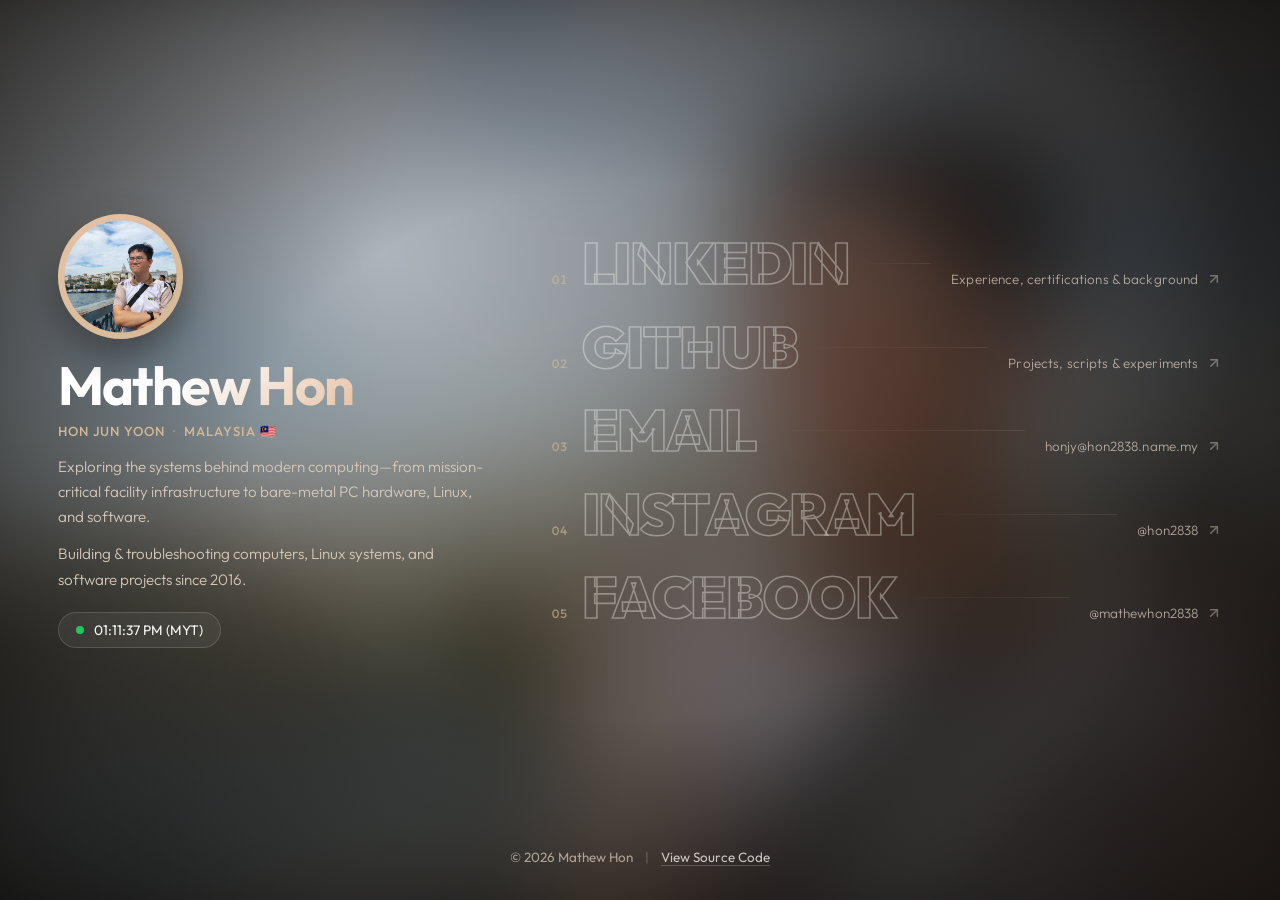
<file: index.html>
<!DOCTYPE html>
<html lang="en">
<head>
    <meta charset="UTF-8">
    <meta name="viewport" content="width=device-width, initial-scale=1.0">
    <title>Mathew Hon — Infrastructure, Hardware &amp; Systems</title>
    <meta name="description" content="Mathew Hon (Hon Jun Yoon) — Exploring the systems behind modern computing. Data Center Operations at NTT Global Data Centers in Malaysia, hardware diagnostics, Linux, and software.">

    <!-- Open Graph / Social Meta -->
    <meta property="og:title" content="Mathew Hon — Infrastructure, Hardware &amp; Systems">
    <meta property="og:description" content="Exploring the systems behind modern computing. Data Center Operations at NTT Global Data Centers in Cyberjaya, Malaysia.">
    <meta property="og:image" content="https://hon2838.name.my/profile.jpg">
    <meta property="og:url" content="https://hon2838.name.my/">
    <meta property="og:type" content="website">
    <link rel="canonical" href="https://hon2838.name.my/">
    <link rel="icon" type="image/svg+xml" href="favicon.svg">

    <!-- Fonts -->
    <link rel="preconnect" href="https://fonts.googleapis.com">
    <link rel="preconnect" href="https://fonts.gstatic.com" crossorigin>
    <link href="https://fonts.googleapis.com/css2?family=Outfit:wght@300;400;500;600;700;800;900&display=swap" rel="stylesheet">

    <!-- Stylesheet -->
    <link rel="stylesheet" href="styles.css?v=12">
</head>
<body class="theme-day">
    <a href="#main-stage" class="skip-link">Skip to main content</a>

    <!-- Cinematic Photographic Atmosphere -->
    <div class="bg-image" aria-hidden="true"></div>
    <div class="bg-overlay" aria-hidden="true"></div>
    <div class="bg-vignette" aria-hidden="true"></div>

    <div class="viewport-stage">
        <main id="main-stage" class="split-stage">

            <!-- Left Stage: Personal Identity & Presence -->
            <section class="stage-left" aria-label="Identity and Introduction">
                <div class="avatar-frame">
                    <img
                        src="profile.jpg?v=2"
                        alt="Mathew Hon at Galata Bridge in Istanbul"
                        title="Sunny afternoon in September at Galata Bridge"
                        class="avatar"
                        id="profile-img"
                        width="400"
                        height="400"
                        fetchpriority="high"
                    >
                </div>

                <div class="identity-header">
                    <h1 class="name">Mathew Hon</h1>
                    <div class="caption">
                        <span>Hon Jun Yoon</span>
                        <span class="caption-separator" aria-hidden="true">&middot;</span>
                        <span>Malaysia 🇲🇾</span>
                    </div>
                </div>

                <div class="bio-content">
                    <p class="bio-lead">
                        Exploring the systems behind modern computing&mdash;from mission-critical facility infrastructure to bare-metal PC hardware, Linux, and software.
                    </p>
                    <p class="bio-sub">
                        Building &amp; troubleshooting computers, Linux systems, and software projects since 2016.
                    </p>
                </div>

                <div class="presence-bar">
                    <div class="time-badge" id="time-badge">
                        <span class="pulse-dot" aria-hidden="true"></span>
                        <span id="local-time">MYT (UTC+8)</span>
                    </div>
                </div>
            </section>

            <!-- Right Stage: Borderless Giant Kinetic Typography Stack -->
            <section class="stage-right" aria-label="Destinations and Social Channels">
                <nav class="kinetic-stack" aria-label="Primary links">

                    <!-- 01 LINKEDIN -->
                    <a href="https://www.linkedin.com/in/hon2838/" class="giant-link linkedin" target="_blank" rel="noopener noreferrer">
                        <div class="giant-word-wrap">
                            <span class="giant-num" aria-hidden="true">01</span>
                            <span class="giant-text" data-text="LINKEDIN">LINKEDIN</span>
                        </div>
                        <span class="giant-Connector" aria-hidden="true"></span>
                        <div class="giant-meta">
                            <span class="giant-desc">Experience, certifications &amp; background</span>
                            <svg class="giant-arrow" width="16" height="16" viewBox="0 0 24 24" fill="none" stroke="currentColor" stroke-width="2.2" stroke-linecap="round" stroke-linejoin="round" aria-hidden="true">
                                <line x1="7" y1="17" x2="17" y2="7"></line>
                                <polyline points="7 7 17 7 17 17"></polyline>
                            </svg>
                        </div>
                    </a>

                    <!-- 02 GITHUB -->
                    <a href="https://github.com/hon2838" class="giant-link github" target="_blank" rel="noopener noreferrer">
                        <div class="giant-word-wrap">
                            <span class="giant-num" aria-hidden="true">02</span>
                            <span class="giant-text" data-text="GITHUB">GITHUB</span>
                        </div>
                        <span class="giant-Connector" aria-hidden="true"></span>
                        <div class="giant-meta">
                            <span class="giant-desc">Projects, scripts &amp; experiments</span>
                            <svg class="giant-arrow" width="16" height="16" viewBox="0 0 24 24" fill="none" stroke="currentColor" stroke-width="2.2" stroke-linecap="round" stroke-linejoin="round" aria-hidden="true">
                                <line x1="7" y1="17" x2="17" y2="7"></line>
                                <polyline points="7 7 17 7 17 17"></polyline>
                            </svg>
                        </div>
                    </a>

                    <!-- 03 EMAIL -->
                    <a href="mailto:honjy@hon2838.name.my" class="giant-link email">
                        <div class="giant-word-wrap">
                            <span class="giant-num" aria-hidden="true">03</span>
                            <span class="giant-text" data-text="EMAIL">EMAIL</span>
                        </div>
                        <span class="giant-Connector" aria-hidden="true"></span>
                        <div class="giant-meta">
                            <span class="giant-desc">honjy@hon2838.name.my</span>
                            <svg class="giant-arrow" width="16" height="16" viewBox="0 0 24 24" fill="none" stroke="currentColor" stroke-width="2.2" stroke-linecap="round" stroke-linejoin="round" aria-hidden="true">
                                <line x1="7" y1="17" x2="17" y2="7"></line>
                                <polyline points="7 7 17 7 17 17"></polyline>
                            </svg>
                        </div>
                    </a>

                    <!-- 04 INSTAGRAM -->
                    <a href="https://www.instagram.com/hon2838/" class="giant-link instagram" target="_blank" rel="noopener noreferrer">
                        <div class="giant-word-wrap">
                            <span class="giant-num" aria-hidden="true">04</span>
                            <span class="giant-text" data-text="INSTAGRAM">INSTAGRAM</span>
                        </div>
                        <span class="giant-Connector" aria-hidden="true"></span>
                        <div class="giant-meta">
                            <span class="giant-desc">@hon2838</span>
                            <svg class="giant-arrow" width="16" height="16" viewBox="0 0 24 24" fill="none" stroke="currentColor" stroke-width="2.2" stroke-linecap="round" stroke-linejoin="round" aria-hidden="true">
                                <line x1="7" y1="17" x2="17" y2="7"></line>
                                <polyline points="7 7 17 7 17 17"></polyline>
                            </svg>
                        </div>
                    </a>

                    <!-- 05 FACEBOOK -->
                    <a href="https://www.facebook.com/mathewhon2838" class="giant-link facebook" target="_blank" rel="noopener noreferrer">
                        <div class="giant-word-wrap">
                            <span class="giant-num" aria-hidden="true">05</span>
                            <span class="giant-text" data-text="FACEBOOK">FACEBOOK</span>
                        </div>
                        <span class="giant-Connector" aria-hidden="true"></span>
                        <div class="giant-meta">
                            <span class="giant-desc">@mathewhon2838</span>
                            <svg class="giant-arrow" width="16" height="16" viewBox="0 0 24 24" fill="none" stroke="currentColor" stroke-width="2.2" stroke-linecap="round" stroke-linejoin="round" aria-hidden="true">
                                <line x1="7" y1="17" x2="17" y2="7"></line>
                                <polyline points="7 7 17 7 17 17"></polyline>
                            </svg>
                        </div>
                    </a>

                </nav>
            </section>
        </main>

        <!-- Minimal Footer -->
        <footer class="minimal-footer">
            <span class="footer-copy">&copy; 2026 Mathew Hon</span>
            <span class="footer-separator" aria-hidden="true">|</span>
            <a href="https://github.com/hon2838/link-in-bio" target="_blank" rel="noopener noreferrer" class="footer-link">View Source Code</a>
        </footer>
    </div>

    <script>
        (function () {
            function updateClockAndTheme() {
                const now = new Date();
                const timeOptions = {
                    timeZone: 'Asia/Kuala_Lumpur',
                    hour: '2-digit',
                    minute: '2-digit',
                    second: '2-digit',
                    hour12: true
                };
                const timeString = now.toLocaleTimeString('en-US', timeOptions);
                const hour = parseInt(
                    now.toLocaleString('en-US', {
                        timeZone: 'Asia/Kuala_Lumpur',
                        hour: 'numeric',
                        hour12: false
                    }),
                    10
                );

                const timeEl = document.getElementById('local-time');

                let activeTheme = 'night';
                if (hour >= 6 && hour < 10) activeTheme = 'morning';
                else if (hour >= 10 && hour < 17) activeTheme = 'day';
                else if (hour >= 17 && hour < 20) activeTheme = 'sunset';

                document.body.classList.remove('theme-morning', 'theme-day', 'theme-sunset', 'theme-night');
                document.body.classList.add('theme-' + activeTheme);

                if (timeEl) {
                    timeEl.textContent = timeString + ' (MYT)';
                }
            }

            setInterval(updateClockAndTheme, 1000);
            updateClockAndTheme();
        })();
    </script>
</body>
</html>
</file>
<file: styles.css>
:root {
    /* Base Color Palette - Warm tones from Galata Bridge portrait */
    --bg-color: #1a1512;
    --text-primary: #fdfbf7;
    --text-secondary: #d5c7b8;
    --text-muted: rgba(213, 199, 184, 0.65);

    /* Warm Accents */
    --accent-blue: #D4B895; /* Warm Khaki from collar */
    --accent-light: #E6C2A5; /* Soft peach/sand */
    --accent-glow: rgba(230, 194, 165, 0.15);

    /* Kinetic Brand Fills */
    --brand-linkedin: #388bfd;
    --brand-github: #ffffff;
    --brand-email: #E6C2A5;
    --brand-facebook: #4285f4;
}

*, *::before, *::after {
    margin: 0;
    padding: 0;
    box-sizing: border-box;
}

html {
    background-color: var(--bg-color);
    color: var(--text-primary);
    -webkit-text-size-adjust: 100%;
}

body {
    font-family: 'Outfit', -apple-system, BlinkMacSystemFont, 'Segoe UI', Roboto, Helvetica, Arial, sans-serif;
    background-color: transparent;
    color: var(--text-primary);
    min-height: 100vh;
    min-height: 100dvh;
    overflow-x: hidden;
    position: relative;
    -webkit-font-smoothing: antialiased;
    -moz-osx-font-smoothing: grayscale;
}

/* Skip Link for Accessibility */
.skip-link {
    position: fixed;
    top: -100px;
    left: 1.5rem;
    background: var(--accent-light);
    color: #1a1512;
    padding: 0.55rem 1.1rem;
    border-radius: 6px;
    font-weight: 600;
    font-size: 0.88rem;
    text-decoration: none;
    z-index: 1000;
    transition: top 0.2s ease;
}

.skip-link:focus {
    top: 1.25rem;
    outline: 2px solid #ffffff;
    outline-offset: 2px;
}

/* =========================================
   Photographic Background Environment
   ========================================= */
.bg-image {
    position: fixed;
    top: 0;
    left: 0;
    width: 100vw;
    height: 100vh;
    background-image: url('profile.jpg?v=2');
    background-size: cover;
    background-position: center 30%;
    filter: blur(48px) brightness(0.68);
    transform: scale(1.16);
    z-index: -3;
    transition: filter 2.4s cubic-bezier(0.16, 1, 0.3, 1);
    pointer-events: none;
}

.bg-overlay {
    position: fixed;
    top: 0;
    left: 0;
    width: 100vw;
    height: 100vh;
    background: radial-gradient(circle at 28% 32%, rgba(35, 25, 20, 0.38), rgba(16, 12, 10, 0.80) 80%);
    z-index: -2;
    transition: background 2.4s cubic-bezier(0.16, 1, 0.3, 1);
    pointer-events: none;
}

.bg-vignette {
    position: fixed;
    inset: 0;
    background: radial-gradient(ellipse at 50% 50%, transparent 42%, rgba(10, 8, 7, 0.65) 100%);
    z-index: -1;
    pointer-events: none;
}

/* Atmospheric Lighting Themes (Malaysia Time) */
body.theme-morning .bg-image {
    filter: blur(48px) brightness(0.76) sepia(0.2) hue-rotate(-6deg);
}
body.theme-morning .bg-overlay {
    background: radial-gradient(circle at 25% 30%, rgba(255, 215, 175, 0.16), rgba(24, 18, 14, 0.74) 78%);
}

body.theme-day .bg-image {
    filter: blur(48px) brightness(0.80) contrast(1.04) saturate(1.08);
}
body.theme-day .bg-overlay {
    background: radial-gradient(circle at 30% 28%, rgba(212, 184, 149, 0.12), rgba(22, 17, 13, 0.74) 78%);
}

body.theme-sunset .bg-image {
    filter: blur(48px) brightness(0.68) saturate(1.4) sepia(0.32) hue-rotate(-16deg);
}
body.theme-sunset .bg-overlay {
    background: radial-gradient(circle at 70% 35%, rgba(235, 125, 55, 0.20), rgba(24, 14, 11, 0.78) 78%);
}

body.theme-night .bg-image {
    filter: blur(48px) brightness(0.42) saturate(0.88) hue-rotate(12deg);
}
body.theme-night .bg-overlay {
    background: radial-gradient(circle at 35% 30%, rgba(35, 48, 82, 0.26), rgba(15, 12, 11, 0.84) 80%);
}

/* =========================================
   Single-Viewport Stage Layout
   ========================================= */
.viewport-stage {
    min-height: 100vh;
    min-height: 100dvh;
    display: flex;
    flex-direction: column;
    justify-content: space-between;
    width: 100%;
    max-width: 1480px;
    margin: 0 auto;
    padding: clamp(1.4rem, 3.2vh, 2.6rem) clamp(1.5rem, 4.5vw, 4.5rem);
    position: relative;
    z-index: 1;
}

.split-stage {
    flex: 1;
    display: grid;
    grid-template-columns: minmax(320px, 430px) 1fr;
    align-items: center;
    gap: clamp(2.5rem, 5vw, 5.5rem);
    padding: clamp(0.75rem, 1.8vh, 1.6rem) 0;
}

/* =========================================
   Stage Left: Identity & Presence
   ========================================= */
.stage-left {
    display: flex;
    flex-direction: column;
    align-items: flex-start;
}

.avatar-frame {
    width: clamp(104px, 9.8vw, 136px);
    height: clamp(104px, 9.8vw, 136px);
    margin-bottom: clamp(1.1rem, 2vh, 1.6rem);
    position: relative;
}

.avatar {
    width: 100%;
    height: 100%;
    border-radius: 50%;
    object-fit: cover;
    border: 3.5px solid transparent;
    background: linear-gradient(135deg, var(--accent-light), var(--accent-blue)) border-box;
    padding: 3.5px;
    box-shadow: 0 12px 36px rgba(0, 0, 0, 0.45), 0 0 24px rgba(212, 184, 149, 0.15);
    transition: transform 0.4s cubic-bezier(0.16, 1, 0.3, 1), box-shadow 0.4s ease;
}

.avatar-frame:hover .avatar {
    transform: scale(1.03) rotate(-1deg);
    box-shadow: 0 16px 42px rgba(0, 0, 0, 0.55), 0 0 32px rgba(230, 194, 165, 0.25);
}

.identity-header {
    margin-bottom: clamp(0.9rem, 1.6vh, 1.3rem);
}

.name {
    font-size: clamp(2.5rem, 4.2vw, 3.75rem);
    font-weight: 700;
    line-height: 1.05;
    letter-spacing: -0.03em;
    margin-bottom: 0.4rem;
    background: linear-gradient(135deg, #ffffff 42%, var(--accent-light) 100%);
    -webkit-background-clip: text;
    background-clip: text;
    -webkit-text-fill-color: transparent;
}

.caption {
    font-size: clamp(0.82rem, 0.92vw, 0.94rem);
    font-weight: 500;
    color: var(--accent-blue);
    letter-spacing: 0.08em;
    text-transform: uppercase;
    display: inline-flex;
    align-items: center;
    gap: 0.5rem;
}

.caption-separator {
    opacity: 0.5;
}

.bio-content {
    display: flex;
    flex-direction: column;
    gap: 0.75rem;
    max-width: 440px;
    margin-bottom: clamp(1.25rem, 2.2vh, 1.8rem);
}

.bio-lead, .bio-sub {
    font-size: clamp(0.95rem, 1.02vw, 1.05rem);
    line-height: 1.65;
    color: var(--text-secondary);
    font-weight: 300;
}

.highlight-entity {
    color: var(--text-primary);
    font-weight: 500;
}

/* Presence Bar & Live Clock */
.presence-bar {
    display: flex;
    align-items: center;
}

.time-badge {
    display: inline-flex;
    align-items: center;
    gap: 0.6rem;
    padding: 0.5rem 1.1rem;
    background: rgba(255, 255, 255, 0.06);
    border: 1px solid rgba(255, 255, 255, 0.14);
    border-radius: 9999px;
    font-family: inherit;
    font-size: 0.86rem;
    color: var(--text-primary);
    backdrop-filter: blur(14px);
    -webkit-backdrop-filter: blur(14px);
    cursor: pointer;
    transition: all 0.3s cubic-bezier(0.16, 1, 0.3, 1);
    outline: none;
}

.time-badge:hover {
    background: rgba(255, 255, 255, 0.1);
    border-color: rgba(230, 194, 165, 0.35);
    transform: translateY(-1.5px);
    box-shadow: 0 8px 24px rgba(0, 0, 0, 0.35);
}

.time-badge:focus-visible {
    border-color: var(--accent-light);
    box-shadow: 0 0 0 3px rgba(230, 194, 165, 0.3);
}

.pulse-dot {
    width: 8px;
    height: 8px;
    background-color: #22c55e;
    border-radius: 50%;
    box-shadow: 0 0 0 0 rgba(34, 197, 94, 0.7);
    animation: pulse-dot 2s infinite;
    flex-shrink: 0;
}

@keyframes pulse-dot {
    0% { transform: scale(0.95); box-shadow: 0 0 0 0 rgba(34, 197, 94, 0.7); }
    70% { transform: scale(1); box-shadow: 0 0 0 6px rgba(34, 197, 94, 0); }
    100% { transform: scale(0.95); box-shadow: 0 0 0 0 rgba(34, 197, 94, 0); }
}

.theme-pill-tag {
    font-size: 0.68rem;
    font-weight: 600;
    letter-spacing: 0.08em;
    text-transform: uppercase;
    padding: 0.15rem 0.48rem;
    border-radius: 5px;
    background: rgba(212, 184, 149, 0.16);
    color: var(--accent-light);
    border: 1px solid rgba(212, 184, 149, 0.32);
    transition: all 0.3s ease;
}

.theme-cycle-icon {
    opacity: 0.55;
    transition: transform 0.4s ease, opacity 0.3s ease;
}

.time-badge:hover .theme-cycle-icon {
    opacity: 1;
    transform: rotate(90deg);
}

/* =========================================
   Stage Right: Borderless Giant Kinetic Typography Stack
   ========================================= */
.stage-right {
    display: flex;
    flex-direction: column;
    justify-content: center;
    width: 100%;
}

.kinetic-stack {
    display: flex;
    flex-direction: column;
    gap: clamp(0.45rem, 1.25vh, 1.1rem);
    width: 100%;
}

/* Focus spotlight: gently dim sibling links during hover */
.kinetic-stack:hover .giant-link:not(:hover) {
    opacity: 0.36;
    filter: blur(0.35px);
}

.giant-link {
    text-decoration: none;
    display: flex;
    align-items: baseline;
    justify-content: space-between;
    gap: 1.25rem;
    padding: clamp(0.28rem, 0.75vh, 0.6rem) 0;
    position: relative;
    border: none;
    background: none;
    transition: opacity 0.35s ease, filter 0.35s ease;
    outline: none;
}

.giant-word-wrap {
    display: inline-flex;
    align-items: baseline;
    position: relative;
    user-select: none;
    flex-shrink: 0;
}

.giant-num {
    font-size: clamp(0.76rem, 0.85vw, 0.86rem);
    font-weight: 500;
    letter-spacing: 0.14em;
    color: var(--accent-blue);
    opacity: 0.65;
    margin-right: clamp(0.6rem, 1vw, 1.05rem);
    font-variant-numeric: tabular-nums;
    transition: opacity 0.3s ease, color 0.3s ease, transform 0.3s ease;
}

.giant-link:hover .giant-num,
.giant-link:focus-visible .giant-num {
    opacity: 1;
    color: var(--accent-light);
    transform: translateX(2px);
}

.giant-text {
    font-size: clamp(2.45rem, 4.5vw, 4.65rem);
    font-weight: 900;
    text-transform: uppercase;
    letter-spacing: -0.025em;
    line-height: 1.02;
    position: relative;
    display: inline-block;
    color: transparent;
    -webkit-text-stroke: 1.6px rgba(253, 251, 247, 0.36);
    transition: -webkit-text-stroke 0.35s ease, transform 0.35s cubic-bezier(0.16, 1, 0.3, 1);
}

.giant-text::after {
    content: attr(data-text);
    position: absolute;
    left: 0;
    top: 0;
    width: 0;
    height: 100%;
    color: #ffffff;
    -webkit-text-stroke: 0;
    -webkit-text-fill-color: #ffffff;
    overflow: hidden;
    white-space: nowrap;
    transition: width 0.45s cubic-bezier(0.19, 1, 0.22, 1);
    pointer-events: none;
}

.giant-link:hover .giant-text,
.giant-link:focus-visible .giant-text {
    -webkit-text-stroke: 1.6px rgba(255, 255, 255, 0.68);
    transform: translateX(4px);
}

.giant-link:hover .giant-text::after,
.giant-link:focus-visible .giant-text::after {
    width: 100%;
}

/* Subtle Architectural Connector Hairline */
.giant-Connector {
    flex: 1;
    height: 1px;
    min-width: 16px;
    background: linear-gradient(90deg, rgba(212, 184, 149, 0.04), rgba(212, 184, 149, 0.22));
    align-self: center;
    opacity: 0.55;
    transition: opacity 0.35s ease, background 0.35s ease;
}

.giant-link:hover .giant-Connector,
.giant-link:focus-visible .giant-Connector {
    opacity: 1;
    background: linear-gradient(90deg, rgba(230, 194, 165, 0.15), rgba(230, 194, 165, 0.55));
}

/* Kinetic Fill Themes for Each Brand */
.giant-link.linkedin:hover .giant-text::after,
.giant-link.linkedin:focus-visible .giant-text::after {
    color: var(--brand-linkedin);
    -webkit-text-fill-color: var(--brand-linkedin);
}

.giant-link.github:hover .giant-text::after,
.giant-link.github:focus-visible .giant-text::after {
    color: var(--brand-github);
    -webkit-text-fill-color: var(--brand-github);
}

.giant-link.email:hover .giant-text::after,
.giant-link.email:focus-visible .giant-text::after {
    color: var(--brand-email);
    -webkit-text-fill-color: var(--brand-email);
}

.giant-link.instagram:hover .giant-text::after,
.giant-link.instagram:focus-visible .giant-text::after {
    background: linear-gradient(45deg, #f09433 0%, #e6683c 25%, #dc2743 50%, #cc2366 75%, #bc1888 100%);
    -webkit-background-clip: text;
    background-clip: text;
    -webkit-text-fill-color: transparent;
}

.giant-link.facebook:hover .giant-text::after,
.giant-link.facebook:focus-visible .giant-text::after {
    color: var(--brand-facebook);
    -webkit-text-fill-color: var(--brand-facebook);
}

/* Descriptors & Directional Indicators */
.giant-meta {
    display: inline-flex;
    align-items: center;
    gap: 0.5rem;
    color: var(--text-secondary);
    font-size: clamp(0.84rem, 0.94vw, 0.96rem);
    font-weight: 300;
    letter-spacing: 0.01em;
    opacity: 0.78;
    transition: opacity 0.35s ease, color 0.35s ease, transform 0.35s ease;
    white-space: nowrap;
}

.giant-arrow {
    display: inline-block;
    opacity: 0.6;
    transition: transform 0.35s cubic-bezier(0.16, 1, 0.3, 1), opacity 0.35s ease, stroke 0.35s ease;
    stroke: currentColor;
    flex-shrink: 0;
}

.giant-link:hover .giant-meta,
.giant-link:focus-visible .giant-meta {
    color: var(--text-primary);
    opacity: 1;
    transform: translateX(3px);
}

.giant-link:hover .giant-arrow,
.giant-link:focus-visible .giant-arrow {
    opacity: 1;
    transform: translate(3px, -3px);
    stroke: var(--accent-light);
}

.giant-link:focus-visible .giant-word-wrap {
    outline: 2px dashed var(--accent-light);
    outline-offset: 6px;
    border-radius: 4px;
}

/* =========================================
   Minimal Footer
   ========================================= */
.minimal-footer {
    display: flex;
    align-items: center;
    justify-content: center;
    gap: 0.75rem;
    padding-top: clamp(0.9rem, 1.8vh, 1.5rem);
    padding-bottom: 0.35rem;
    font-size: 0.84rem;
    color: var(--text-secondary);
    opacity: 0.75;
    transition: opacity 0.3s ease;
    user-select: none;
}

.minimal-footer:hover {
    opacity: 1;
}

.footer-separator {
    opacity: 0.4;
}

.footer-link {
    color: var(--text-primary);
    text-decoration: none;
    border-bottom: 1px solid rgba(255, 255, 255, 0.28);
    transition: all 0.25s ease;
}

.footer-link:hover {
    color: var(--accent-light);
    border-bottom-color: var(--accent-light);
}

/* =========================================
   Responsive Breakpoints
   ========================================= */
@media (max-width: 1200px) {
    .giant-link {
        flex-direction: column;
        align-items: flex-start;
        gap: 0.22rem;
    }
    .giant-Connector {
        display: none;
    }
    .giant-meta {
        padding-left: clamp(1.75rem, 2.4vw, 2.5rem);
    }
}

@media (max-width: 940px) {
    .viewport-stage {
        padding: 2.25rem 1.6rem 1.5rem 1.6rem;
        min-height: auto;
    }
    .split-stage {
        grid-template-columns: 1fr;
        gap: 3rem;
        padding: 0.75rem 0 2.25rem 0;
    }
    .stage-left {
        max-width: 560px;
    }
    .kinetic-stack:hover .giant-link:not(:hover) {
        opacity: 1;
        filter: none;
    }
    .giant-text {
        font-size: clamp(2.35rem, 8.5vw, 4.1rem);
    }
}

@media (max-width: 480px) {
    .viewport-stage {
        padding: 1.8rem 1.2rem 1.2rem 1.2rem;
    }
    .name {
        font-size: 2.3rem;
    }
    .giant-text {
        font-size: clamp(2rem, 9.5vw, 3rem);
        -webkit-text-stroke: 1.3px rgba(253, 251, 247, 0.38);
    }
    .time-badge {
        font-size: 0.8rem;
        padding: 0.45rem 0.9rem;
    }
    .minimal-footer {
        flex-wrap: wrap;
        gap: 0.5rem;
        text-align: center;
    }
}

/* =========================================
   Reduced Motion Preferences
   ========================================= */
@media (prefers-reduced-motion: reduce) {
    *, *::before, *::after {
        animation-duration: 0.01ms !important;
        animation-iteration-count: 1 !important;
        transition-duration: 0.01ms !important;
        scroll-behavior: auto !important;
    }
    .pulse-dot {
        animation: none;
    }
    .kinetic-stack:hover .giant-link:not(:hover) {
        opacity: 1;
        filter: none;
    }
    .giant-link:hover .giant-text::after,
    .giant-link:focus-visible .giant-text::after {
        width: 100%;
        transition: none;
    }
}
</file>
